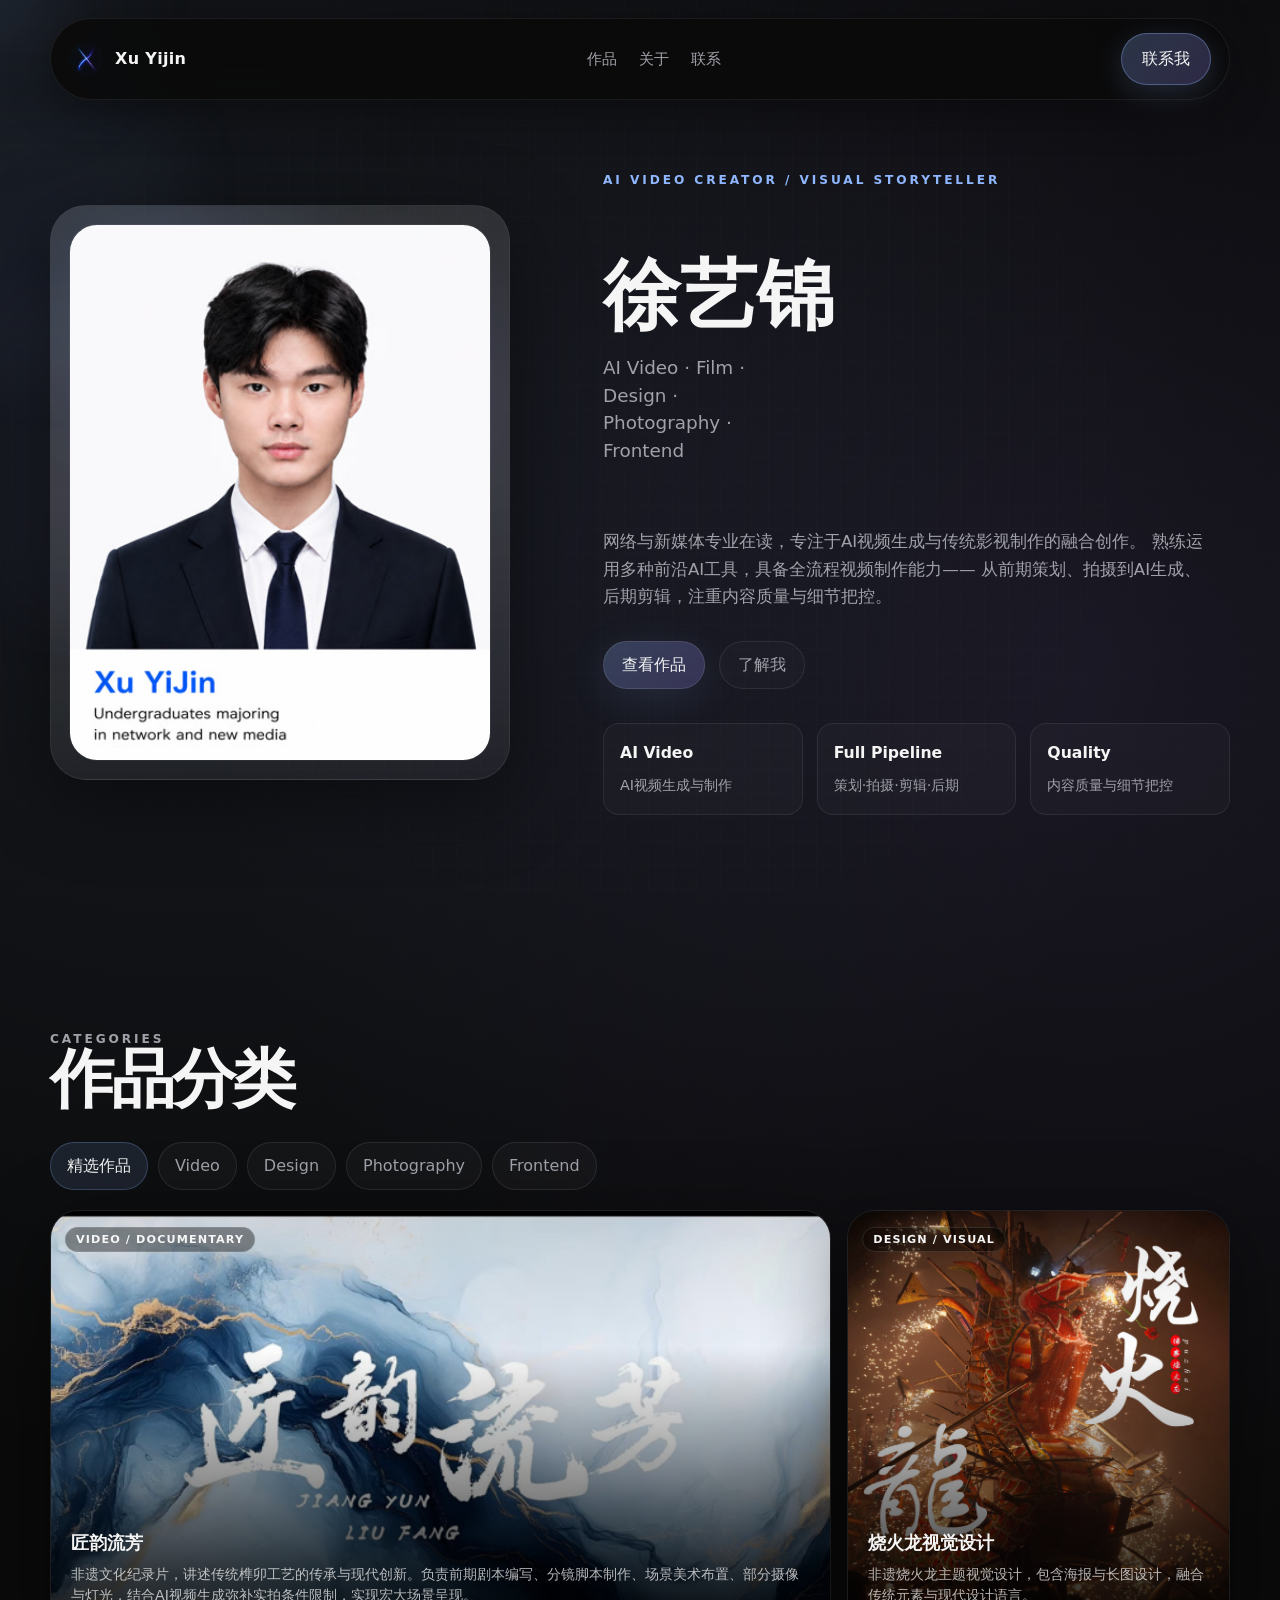
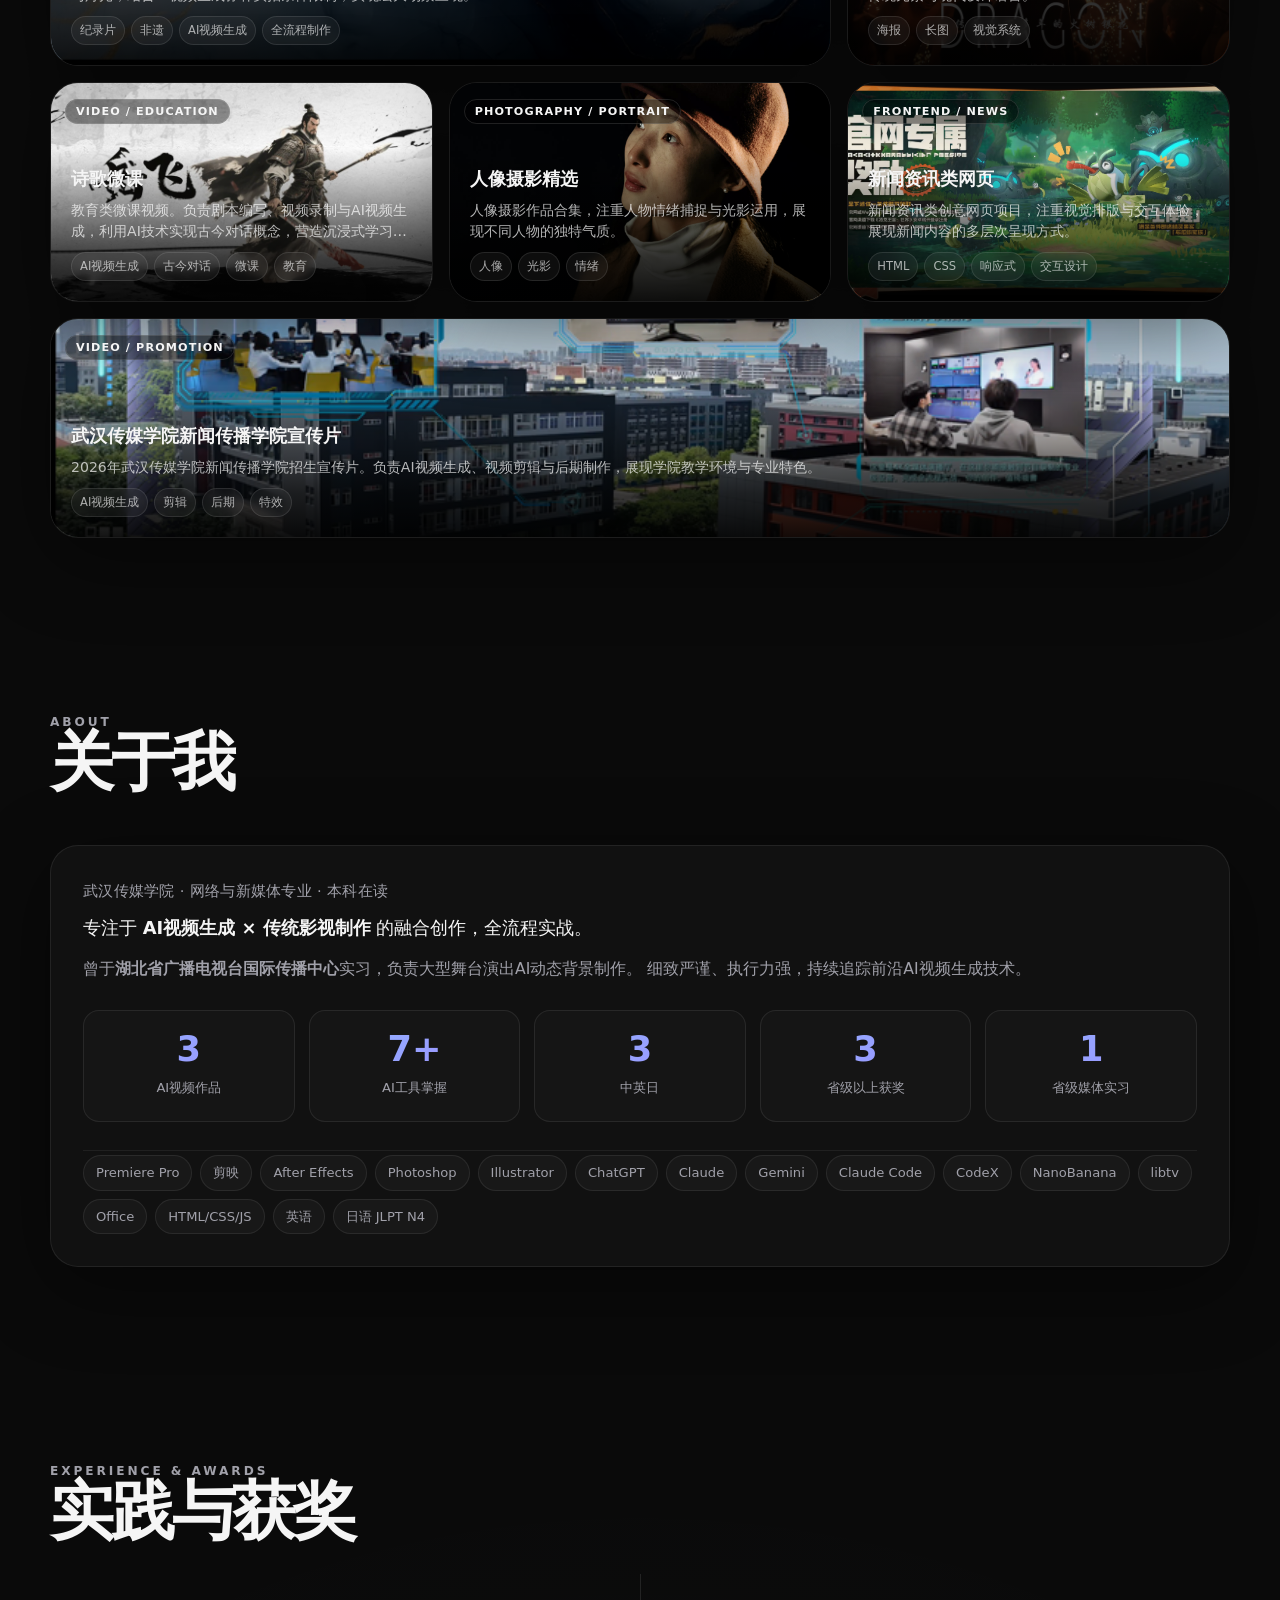
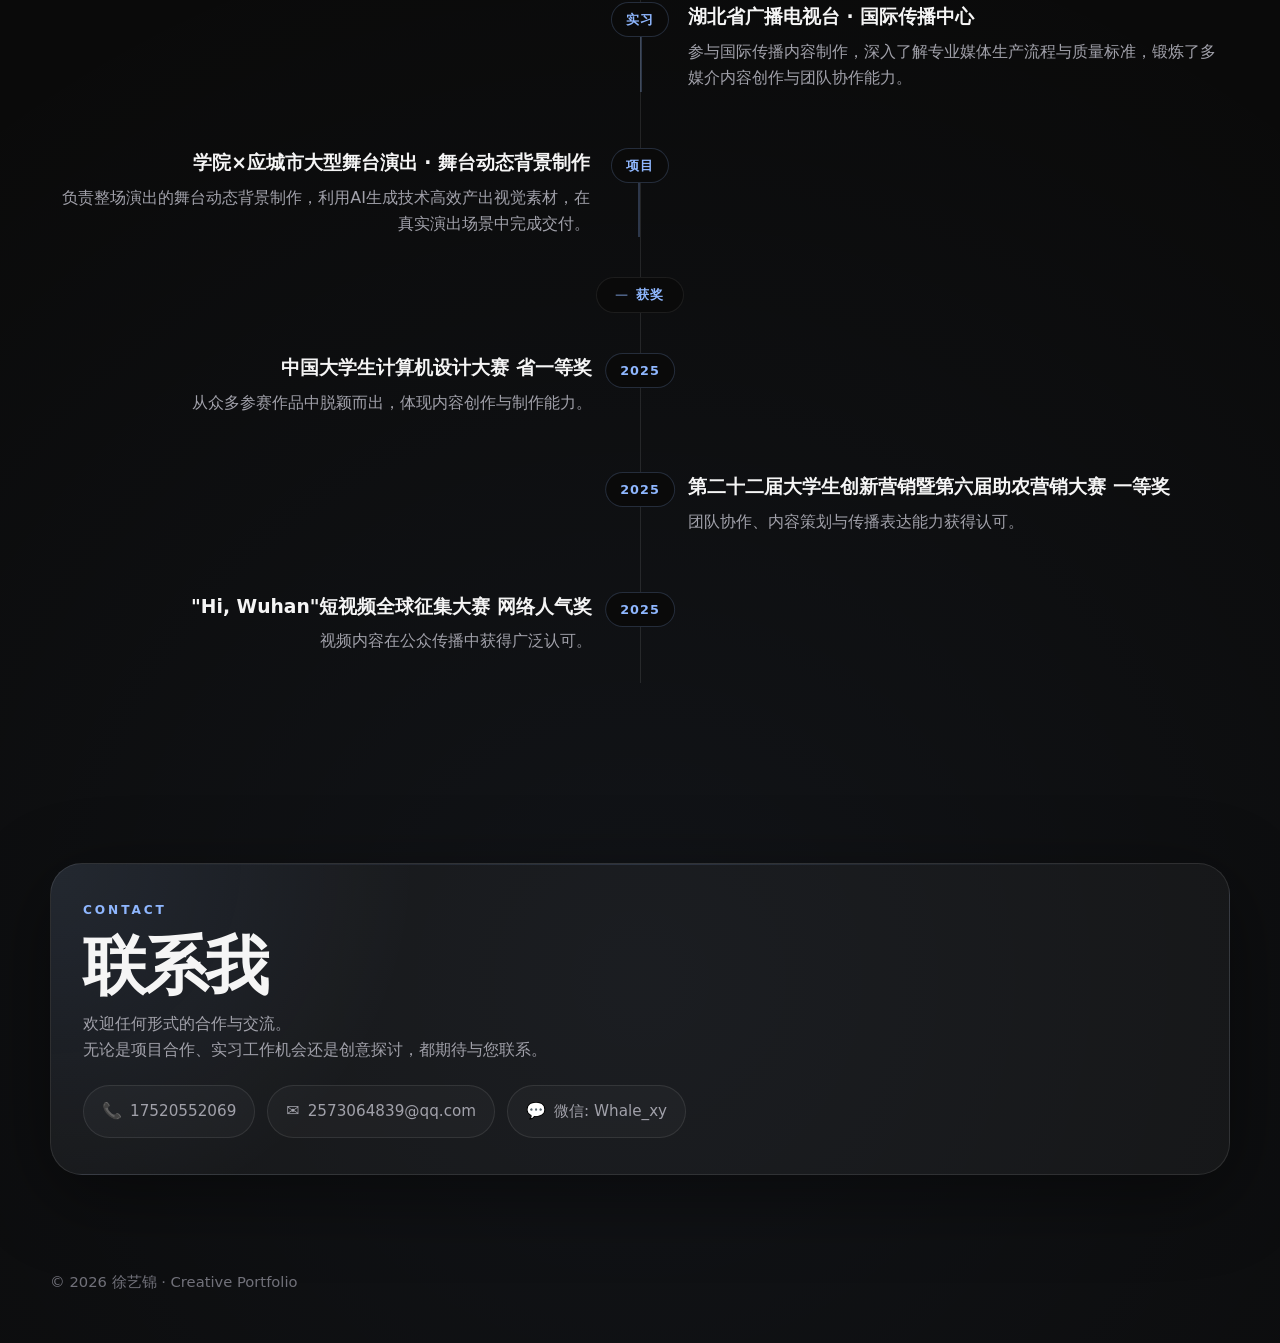
<file: index.html>
<!DOCTYPE html>
<html lang="zh-CN">
<head>
  <meta charset="UTF-8" />
  <meta name="viewport" content="width=device-width, initial-scale=1.0" />
  <title>徐艺锦 | AI Video Creator · 作品集</title>
  <meta name="description" content="徐艺锦的个人作品集：AI视频生成、影视制作、摄影设计与前端作品展示。网络与新媒体专业，擅长AI工具与传统拍摄结合的创意表达。" />
  <link rel="stylesheet" href="style.css" />
</head>
<body>
  <div class="noise"></div>
  <div class="cursor-glow" aria-hidden="true"></div>
  <div class="ambient ambient-a"></div>
  <div class="ambient ambient-b"></div>

  <div class="desktop-hint" id="desktopHint">
    <span>电脑端浏览效果更佳</span>
    <button onclick="document.getElementById('desktopHint').remove()">×</button>
  </div>

  <header class="nav">
    <a class="brand" href="#home" aria-label="徐艺锦 作品集首页">
      <img class="brand-logo" src="images/logo.png" alt="徐艺锦" />
      <span class="brand-text">Xu Yijin</span>
    </a>

    <button class="nav-toggle" aria-label="菜单" aria-expanded="false">
      <span></span><span></span><span></span>
    </button>

    <nav class="nav-links" aria-label="主导航">
      <a href="#categories">作品</a>
      <a href="#about">关于</a>
      <a href="#contact">联系</a>
    </nav>

    <a class="nav-cta" href="#contact">联系我</a>
  </header>

  <main>
    <section id="home" class="hero section">
      <div class="hero-portrait reveal">
        <div class="portrait-frame">
          <div class="portrait-scan"></div>
          <div class="portrait-core">
            <img class="portrait-photo" src="images/avatar.jpg" alt="徐艺锦" />
          </div>
        </div>
      </div>

      <div class="hero-copy reveal delay-1">
        <p class="eyebrow">AI Video Creator / Visual Storyteller</p>
        <h1>
          徐艺锦
          <span>AI Video · Film · Design · Photography · Frontend</span>
        </h1>
        <p class="lede">
          网络与新媒体专业在读，专注于AI视频生成与传统影视制作的融合创作。
          熟练运用多种前沿AI工具，具备全流程视频制作能力——
          从前期策划、拍摄到AI生成、后期剪辑，注重内容质量与细节把控。
        </p>

        <div class="hero-actions">
          <a class="button button-primary" href="#categories">查看作品</a>
          <a class="button button-ghost" href="#about">了解我</a>
        </div>

        <div class="hero-stats">
          <div>
            <strong>AI Video</strong>
            <span>AI视频生成与制作</span>
          </div>
          <div>
            <strong>Full Pipeline</strong>
            <span>策划·拍摄·剪辑·后期</span>
          </div>
          <div>
            <strong>Quality</strong>
            <span>内容质量与细节把控</span>
          </div>
        </div>
      </div>
    </section>

    <section id="categories" class="section categories">
      <div class="section-heading reveal">
        <p class="eyebrow">Categories</p>
        <h2>作品分类</h2>
      </div>

      <div class="filter-bar reveal" role="tablist" aria-label="作品筛选">
        <button class="filter-btn active" data-filter="featured" role="tab">精选作品</button>
        <button class="filter-btn" data-filter="video" role="tab">Video</button>
        <button class="filter-btn" data-filter="design" role="tab">Design</button>
        <button class="filter-btn" data-filter="photo" role="tab">Photography</button>
        <button class="filter-btn" data-filter="frontend" role="tab">Frontend</button>
      </div>

      <div class="portfolio-grid" id="portfolioGrid"></div>
    </section>

    <section class="section about" id="about">
      <div class="about-layout">
        <div class="section-heading reveal">
          <p class="eyebrow">About</p>
          <h2>关于我</h2>
        </div>

        <div class="about-card reveal delay-1">
          <p class="about-intro">
            武汉传媒学院 · 网络与新媒体专业 · 本科在读
          </p>
          <p class="about-highlight">
            专注于 <strong>AI视频生成 × 传统影视制作</strong> 的融合创作，全流程实战。
          </p>
          <p class="about-detail">
            曾于<strong>湖北省广播电视台国际传播中心</strong>实习，负责大型舞台演出AI动态背景制作。
            细致严谨、执行力强，持续追踪前沿AI视频生成技术。
          </p>

          <div class="stats-dash">
            <div class="stat-item">
              <strong>3</strong>
              <span>AI视频作品</span>
            </div>
            <div class="stat-item">
              <strong>7+</strong>
              <span>AI工具掌握</span>
            </div>
            <div class="stat-item">
              <strong>3</strong>
              <span>中英日</span>
            </div>
            <div class="stat-item">
              <strong>3</strong>
              <span>省级以上获奖</span>
            </div>
            <div class="stat-item">
              <strong>1</strong>
              <span>省级媒体实习</span>
            </div>
          </div>

          <div class="skill-cloud">
            <span>Premiere Pro</span><span>剪映</span><span>After Effects</span>
            <span>Photoshop</span><span>Illustrator</span>
            <span>ChatGPT</span><span>Claude</span><span>Gemini</span><span>Claude Code</span>
            <span>CodeX</span><span>NanoBanana</span><span>libtv</span>
            <span>Office</span><span>HTML/CSS/JS</span>
            <span>英语</span><span>日语 JLPT N4</span>
          </div>
        </div>
      </div>
    </section>

    <section class="section experience" id="experience">
      <div class="section-heading reveal">
        <p class="eyebrow">Experience & Awards</p>
        <h2>实践与获奖</h2>
      </div>

      <div class="timeline">
        <div class="timeline-item reveal">
          <span class="timeline-year">实习</span>
          <div>
            <h3>湖北省广播电视台 · 国际传播中心</h3>
            <p>参与国际传播内容制作，深入了解专业媒体生产流程与质量标准，锻炼了多媒介内容创作与团队协作能力。</p>
          </div>
        </div>

        <div class="timeline-item reveal delay-1">
          <span class="timeline-year">项目</span>
          <div>
            <h3>学院×应城市大型舞台演出 · 舞台动态背景制作</h3>
            <p>负责整场演出的舞台动态背景制作，利用AI生成技术高效产出视觉素材，在真实演出场景中完成交付。</p>
          </div>
        </div>

        <div class="timeline-divider reveal delay-1">
          <span>获奖</span>
        </div>

        <div class="timeline-item reveal delay-1">
          <span class="timeline-year">2025</span>
          <div>
            <h3>中国大学生计算机设计大赛 省一等奖</h3>
            <p>从众多参赛作品中脱颖而出，体现内容创作与制作能力。</p>
          </div>
        </div>

        <div class="timeline-item reveal delay-2">
          <span class="timeline-year">2025</span>
          <div>
            <h3>第二十二届大学生创新营销暨第六届助农营销大赛 一等奖</h3>
            <p>团队协作、内容策划与传播表达能力获得认可。</p>
          </div>
        </div>

        <div class="timeline-item reveal delay-2">
          <span class="timeline-year">2025</span>
          <div>
            <h3>"Hi, Wuhan"短视频全球征集大赛 网络人气奖</h3>
            <p>视频内容在公众传播中获得广泛认可。</p>
          </div>
        </div>
      </div>
    </section>

    <section class="section contact" id="contact">
      <div class="contact-box reveal">
        <p class="eyebrow">Contact</p>
        <h2>联系我</h2>
        <p class="contact-copy">
          欢迎任何形式的合作与交流。
          <br>无论是项目合作、实习工作机会还是创意探讨，都期待与您联系。
        </p>

        <div class="contact-links">
          <button class="contact-link-btn" data-copy="17520552069" data-label="电话">
            <span class="contact-link-icon">📞</span> 17520552069
          </button>
          <button class="contact-link-btn" data-copy="2573064839@qq.com" data-label="邮箱">
            <span class="contact-link-icon">✉️</span> 2573064839@qq.com
          </button>
          <button class="contact-link-btn" data-copy="Whale_xy" data-label="微信">
            <span class="contact-link-icon">💬</span> 微信: Whale_xy
          </button>
        </div>
      </div>
    </section>
  </main>

  <footer class="footer">
    <p>© 2026 徐艺锦 · Creative Portfolio</p>
  </footer>

  <nav class="bottom-nav" aria-label="移动端导航">
    <a href="#categories">
      <svg viewBox="0 0 24 24" fill="none" stroke="currentColor" stroke-width="1.8" stroke-linecap="round"><rect x="3" y="3" width="7" height="7" rx="1.5"/><rect x="14" y="3" width="7" height="7" rx="1.5"/><rect x="3" y="14" width="7" height="7" rx="1.5"/><rect x="14" y="14" width="7" height="7" rx="1.5"/></svg>
      <span>作品</span>
    </a>
    <a href="#about">
      <svg viewBox="0 0 24 24" fill="none" stroke="currentColor" stroke-width="1.8" stroke-linecap="round"><circle cx="12" cy="7" r="4"/><path d="M4 21c0-4.4 3.6-8 8-8s8 3.6 8 8"/></svg>
      <span>关于</span>
    </a>
    <a href="#experience">
      <svg viewBox="0 0 24 24" fill="none" stroke="currentColor" stroke-width="1.8" stroke-linecap="round" stroke-linejoin="round"><rect x="2" y="6" width="20" height="15" rx="2"/><path d="M8 6V4a2 2 0 0 1 2-2h4a2 2 0 0 1 2 2v2"/><line x1="12" y1="11" x2="12" y2="16"/><circle cx="12" cy="17.5" r="1" fill="currentColor" stroke="none"/></svg>
      <span>经历</span>
    </a>
    <a href="#contact">
      <svg viewBox="0 0 24 24" fill="none" stroke="currentColor" stroke-width="1.8" stroke-linecap="round"><rect x="2" y="3" width="20" height="14" rx="2"/><polyline points="2 8 12 14 22 8"/></svg>
      <span>联系</span>
    </a>
  </nav>

  <div class="modal" id="workModal" aria-hidden="true" role="dialog" aria-modal="true" aria-labelledby="modalTitle">
    <div class="modal-backdrop" data-close></div>
    <div class="modal-panel">
      <button class="modal-close" type="button" data-close aria-label="关闭弹窗">×</button>
      <div class="modal-visual" id="modalVisual"></div>
      <div class="modal-content">
        <p class="eyebrow" id="modalType">Work</p>
        <h3 id="modalTitle">标题</h3>
        <p id="modalDesc">说明</p>
        <ul class="modal-meta" id="modalMeta"></ul>
      </div>
    </div>
  </div>

  <script src="script.js"></script>
</body>
</html>
</file>
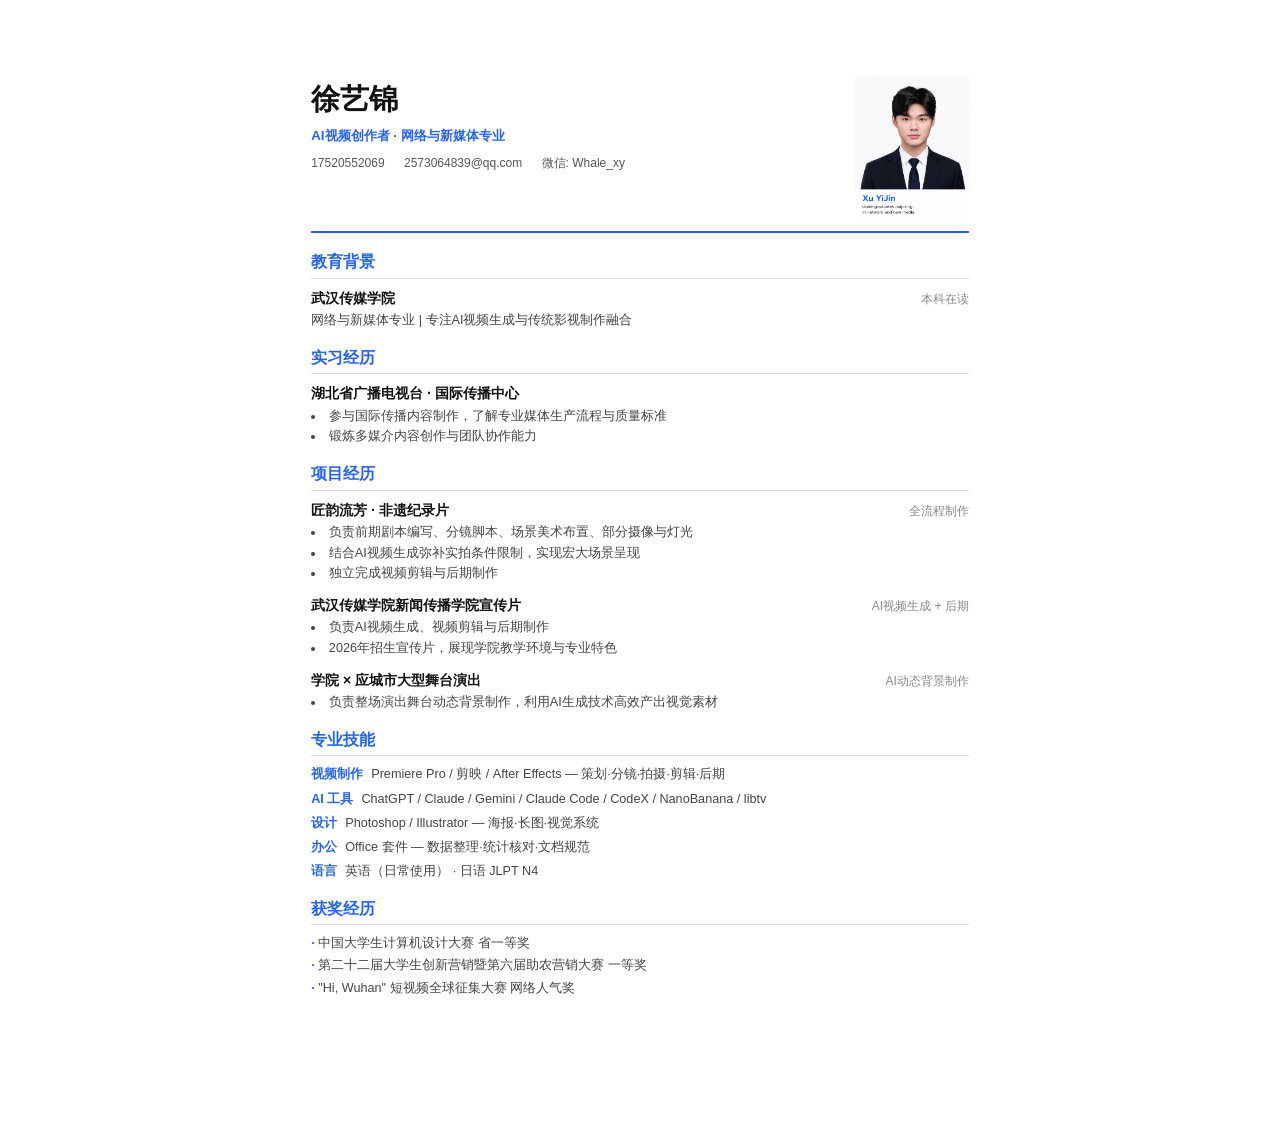
<file: resume.html>
<!DOCTYPE html>
<html lang="zh-CN">
<head>
<meta charset="UTF-8">
<meta name="viewport" content="width=device-width, initial-scale=1.0">
<title>徐艺锦 - 简历</title>
<style>
  @page { margin: 0; size: A4; }
  * { box-sizing: border-box; margin: 0; padding: 0; }
  body {
    width: 210mm; min-height: 297mm;
    margin: 0 auto; padding: 20mm 18mm;
    font-family: "PingFang SC", "Microsoft YaHei", "Helvetica Neue", Arial, sans-serif;
    font-size: 10.5pt; line-height: 1.6; color: #1a1a1a; background: #fff;
    -webkit-print-color-adjust: exact; print-color-adjust: exact;
  }
  .header {
    display: flex; justify-content: space-between; align-items: flex-start;
    padding-bottom: 12px; border-bottom: 2px solid #2563eb; margin-bottom: 16px;
  }
  .header-left h1 { font-size: 22pt; font-weight: 700; color: #111; }
  .header-left .sub { font-size: 10pt; color: #2563eb; font-weight: 600; margin-top: 2px; }
  .header-left .contact { font-size: 9pt; color: #555; margin-top: 8px; }
  .header-left .contact span { margin-right: 16px; }
  .header-photo { width: 30mm; height: 38mm; border-radius: 4px; overflow: hidden; flex-shrink: 0; margin-left: 20px; }
  .header-photo img { width: 100%; height: 100%; object-fit: cover; object-position: center 25%; }
  .section { margin-bottom: 14px; }
  .section-title { font-size: 12pt; font-weight: 700; color: #2563eb; border-bottom: 0.5px solid #ddd; padding-bottom: 3px; margin-bottom: 8px; }
  .exp-item { margin-bottom: 10px; }
  .exp-head { display: flex; justify-content: space-between; align-items: baseline; margin-bottom: 2px; }
  .exp-head strong { font-size: 10.5pt; color: #111; }
  .exp-head span { font-size: 9pt; color: #888; }
  .exp-desc { font-size: 9.5pt; color: #444; line-height: 1.55; }
  .exp-desc li { margin-bottom: 1px; list-style: disc inside; }
  .skill-row { margin-bottom: 4px; font-size: 9.5pt; }
  .skill-label { color: #2563eb; font-weight: 600; margin-right: 8px; }
  .skill-text { color: #444; }
  .award-list { font-size: 9.5pt; color: #444; }
  .award-list li { margin-bottom: 2px; list-style: none; }
  .award-list li::before { content: "· "; color: #2563eb; font-weight: 700; }
</style>
</head>
<body>

<div class="header">
  <div class="header-left">
    <h1>徐艺锦</h1>
    <div class="sub">AI视频创作者 · 网络与新媒体专业</div>
    <div class="contact">
      <span>17520552069</span>
      <span>2573064839@qq.com</span>
      <span>微信: Whale_xy</span>
    </div>
  </div>
  <div class="header-photo">
    <img src="images/avatar.jpg" alt="徐艺锦">
  </div>
</div>

<div class="section">
  <div class="section-title">教育背景</div>
  <div class="exp-item">
    <div class="exp-head"><strong>武汉传媒学院</strong><span>本科在读</span></div>
    <div class="exp-desc">网络与新媒体专业 | 专注AI视频生成与传统影视制作融合</div>
  </div>
</div>

<div class="section">
  <div class="section-title">实习经历</div>
  <div class="exp-item">
    <div class="exp-head"><strong>湖北省广播电视台 · 国际传播中心</strong></div>
    <div class="exp-desc">
      <li>参与国际传播内容制作，了解专业媒体生产流程与质量标准</li>
      <li>锻炼多媒介内容创作与团队协作能力</li>
    </div>
  </div>
</div>

<div class="section">
  <div class="section-title">项目经历</div>
  <div class="exp-item">
    <div class="exp-head"><strong>匠韵流芳 · 非遗纪录片</strong><span>全流程制作</span></div>
    <div class="exp-desc">
      <li>负责前期剧本编写、分镜脚本、场景美术布置、部分摄像与灯光</li>
      <li>结合AI视频生成弥补实拍条件限制，实现宏大场景呈现</li>
      <li>独立完成视频剪辑与后期制作</li>
    </div>
  </div>
  <div class="exp-item">
    <div class="exp-head"><strong>武汉传媒学院新闻传播学院宣传片</strong><span>AI视频生成 + 后期</span></div>
    <div class="exp-desc">
      <li>负责AI视频生成、视频剪辑与后期制作</li>
      <li>2026年招生宣传片，展现学院教学环境与专业特色</li>
    </div>
  </div>
  <div class="exp-item">
    <div class="exp-head"><strong>学院 × 应城市大型舞台演出</strong><span>AI动态背景制作</span></div>
    <div class="exp-desc">
      <li>负责整场演出舞台动态背景制作，利用AI生成技术高效产出视觉素材</li>
    </div>
  </div>
</div>

<div class="section">
  <div class="section-title">专业技能</div>
  <div class="skill-row"><span class="skill-label">视频制作</span><span class="skill-text">Premiere Pro / 剪映 / After Effects — 策划·分镜·拍摄·剪辑·后期</span></div>
  <div class="skill-row"><span class="skill-label">AI 工具</span><span class="skill-text">ChatGPT / Claude / Gemini / Claude Code / CodeX / NanoBanana / libtv</span></div>
  <div class="skill-row"><span class="skill-label">设计</span><span class="skill-text">Photoshop / Illustrator — 海报·长图·视觉系统</span></div>
  <div class="skill-row"><span class="skill-label">办公</span><span class="skill-text">Office 套件 — 数据整理·统计核对·文档规范</span></div>
  <div class="skill-row"><span class="skill-label">语言</span><span class="skill-text">英语（日常使用） · 日语 JLPT N4</span></div>
</div>

<div class="section">
  <div class="section-title">获奖经历</div>
  <ul class="award-list">
    <li>中国大学生计算机设计大赛 省一等奖</li>
    <li>第二十二届大学生创新营销暨第六届助农营销大赛 一等奖</li>
    <li>"Hi, Wuhan" 短视频全球征集大赛 网络人气奖</li>
  </ul>
</div>

</body>
</html>
</file>
<file: style.css>
:root {
  --bg: #0a0a0a;
  --bg-soft: #111111;
  --panel: rgba(17, 17, 17, 0.7);
  --line: rgba(255, 255, 255, 0.08);
  --text: #f5f5f5;
  --muted: #a1a1aa;
  --muted-2: #71717a;
  --accent: #8fb7ff;
  --accent-2: #9f8bff;
  --radius-xl: 28px;
  --radius-lg: 22px;
  --radius-md: 16px;
  --shadow: 0 20px 80px rgba(0, 0, 0, 0.45);
  --container: min(1180px, calc(100vw - 40px));
}

* { box-sizing: border-box; }
html { scroll-behavior: smooth; scroll-padding-top: 90px; }
body {
  margin: 0;
  background:
    radial-gradient(circle at 15% 10%, rgba(143, 183, 255, 0.09), transparent 24%),
    radial-gradient(circle at 85% 15%, rgba(159, 139, 255, 0.10), transparent 22%),
    radial-gradient(circle at 50% 92%, rgba(143, 183, 255, 0.06), transparent 26%),
    var(--bg);
  color: var(--text);
  font-family: Inter, "HarmonyOS Sans", "PingFang SC", "Hiragino Sans GB", "Microsoft YaHei", system-ui, sans-serif;
  line-height: 1.65;
  overflow-x: hidden;
}

a { color: inherit; text-decoration: none; }
button, input, textarea { font: inherit; }

::selection {
  background: rgba(143, 183, 255, 0.22);
  color: var(--text);
}

.noise,
.ambient,
.cursor-glow {
  pointer-events: none;
  position: fixed;
  inset: 0;
  z-index: 0;
}

.noise {
  opacity: 0.06;
  mix-blend-mode: screen;
  background-image:
    linear-gradient(rgba(255,255,255,.08) 1px, transparent 1px),
    linear-gradient(90deg, rgba(255,255,255,.08) 1px, transparent 1px);
  background-size: 24px 24px;
  mask-image: radial-gradient(circle at center, black 55%, transparent 100%);
  animation: noiseShift 14s linear infinite;
}

@keyframes noiseShift {
  from { transform: translate3d(0,0,0); }
  to { transform: translate3d(-24px,-24px,0); }
}

.cursor-glow {
  width: 420px;
  height: 420px;
  border-radius: 50%;
  background: radial-gradient(circle, rgba(143, 183, 255, 0.14), rgba(143, 183, 255, 0.03) 35%, transparent 70%);
  filter: blur(14px);
  transform: translate(-50%, -50%);
  opacity: 0.8;
  z-index: 0;
}

.ambient {
  filter: blur(42px);
  opacity: 0.45;
  z-index: 0;
}

.ambient-a {
  top: 110px;
  left: -80px;
  width: 260px;
  height: 260px;
  background: rgba(143, 183, 255, 0.12);
}
.ambient-b {
  right: -100px;
  top: 300px;
  width: 320px;
  height: 320px;
  background: rgba(159, 139, 255, 0.10);
}

.nav,
.section,
.footer {
  position: relative;
  z-index: 1;
}

.nav {
  position: fixed;
  top: 18px;
  left: 50%;
  transform: translateX(-50%);
  z-index: 100;
  display: flex;
  align-items: center;
  justify-content: space-between;
  gap: 20px;
  width: var(--container);
  padding: 14px 18px;
  border: 1px solid rgba(255, 255, 255, 0.07);
  border-radius: 999px;
  background: rgba(10, 10, 10, 0.85);
  backdrop-filter: blur(24px);
  -webkit-backdrop-filter: blur(24px);
  box-shadow: 0 12px 40px rgba(0,0,0,0.35);
}

@media (max-width: 820px) {
  .nav {
    position: relative;
    top: 0;
    left: 0;
    transform: none;
    width: 100%;
    border-radius: 0;
    padding: 16px 20px;
    justify-content: flex-start;
    background: transparent;
    border: none;
    box-shadow: none;
    backdrop-filter: none;
    -webkit-backdrop-filter: none;
  }
}

.brand {
  display: inline-flex;
  align-items: center;
  gap: 12px;
  font-weight: 600;
  letter-spacing: 0.02em;
}
.brand-logo {
  width: 34px;
  height: 34px;
  border-radius: 999px;
  object-fit: cover;
}
.brand-text { color: var(--text); }

.nav-links {
  display: flex;
  align-items: center;
  gap: 22px;
  color: var(--muted);
  font-size: 0.95rem;
}
.nav-links a,
.nav-cta {
  transition: transform .25s ease, color .25s ease, opacity .25s ease;
}
.nav-links a:hover,
.nav-cta:hover,
.button:hover {
  color: var(--text);
  transform: translateY(-1px);
}
.nav-cta {
  display: inline-flex;
  align-items: center;
  justify-content: center;
  padding: 12px 20px;
  border-radius: 999px;
  border: 1px solid rgba(143, 183, 255, 0.35);
  color: var(--text);
  background: linear-gradient(135deg, rgba(143,183,255,0.26), rgba(159,139,255,0.24));
  box-shadow: 0 8px 30px rgba(143,183,255,0.18);
  font-weight: 500;
}

/* Hamburger */
.nav-toggle {
  display: none;
  flex-direction: column;
  justify-content: center;
  gap: 5px;
  width: 36px;
  height: 36px;
  padding: 6px;
  border: none;
  background: transparent;
  cursor: pointer;
  z-index: 101;
}

.nav-toggle span {
  display: block;
  width: 100%;
  height: 2px;
  background: var(--text);
  border-radius: 2px;
  transition: transform .3s ease, opacity .3s ease;
}

.nav-open .nav-toggle span:nth-child(1) {
  transform: translateY(7px) rotate(45deg);
}

.nav-open .nav-toggle span:nth-child(2) {
  opacity: 0;
}

.nav-open .nav-toggle span:nth-child(3) {
  transform: translateY(-7px) rotate(-45deg);
}

.section {
  width: var(--container);
  margin: 0 auto;
  padding: 96px 0;
}

@media (max-width: 820px) {
  .section {
    padding: 56px 0;
  }
}

.hero {
  min-height: calc(100vh - 94px);
  padding-bottom: 120px;
  display: grid;
  grid-template-columns: 0.9fr 1.1fr;
  align-items: center;
  gap: 40px;
  padding-top: 170px;
}

@media (max-width: 820px) {
  .hero {
    padding-top: 160px !important;
    padding-bottom: 56px;
    gap: 24px;
  }
}

.hero-copy {
  max-width: 650px;
}

.eyebrow {
  margin: 0 0 16px;
  color: var(--accent);
  text-transform: uppercase;
  letter-spacing: 0.24em;
  font-size: 0.76rem;
  font-weight: 700;
}

.section-heading h2,
.contact-box h2 {
  margin: 0;
  line-height: 0.95;
  letter-spacing: -0.05em;
  font-weight: 700;
}

.hero h1 {
  font-size: clamp(3rem, 6vw, 5rem);
  max-width: 10ch;
  line-height: 1.1;
}
.hero h1 span {
  display: block;
  margin-top: 16px;
  max-width: 16ch;
  font-size: clamp(0.95rem, 1.8vw, 1.15rem);
  line-height: 1.5;
  color: var(--muted);
  letter-spacing: 0;
  font-weight: 500;
}

.lede {
  max-width: 58ch;
  margin: 24px 0 0;
  color: var(--muted);
  font-size: 1.04rem;
}

.hero-actions {
  display: flex;
  align-items: center;
  gap: 14px;
  margin-top: 30px;
  flex-wrap: wrap;
}

.button {
  display: inline-flex;
  align-items: center;
  justify-content: center;
  min-height: 48px;
  padding: 0 18px;
  border-radius: 999px;
  border: 1px solid transparent;
  transition: transform .25s ease, background .25s ease, border-color .25s ease, color .25s ease, box-shadow .25s ease;
  will-change: transform;
}
.button-primary {
  background: linear-gradient(135deg, rgba(143,183,255,0.26), rgba(159,139,255,0.24));
  color: var(--text);
  border-color: rgba(255,255,255,0.10);
  box-shadow: 0 10px 40px rgba(143,183,255,0.12);
}
.button-ghost {
  background: rgba(255,255,255,0.02);
  color: var(--muted);
  border-color: rgba(255,255,255,0.08);
}
.button-ghost:hover {
  background: rgba(255,255,255,0.06);
  color: var(--text);
  border-color: rgba(255,255,255,0.18);
}

.hero-stats {
  display: grid;
  grid-template-columns: repeat(3, minmax(0, 1fr));
  gap: 14px;
  margin-top: 34px;
}
.hero-stats > div {
  padding: 16px;
  border-radius: var(--radius-md);
  border: 1px solid var(--line);
  background: rgba(255,255,255,0.025);
}
.hero-stats strong {
  display: block;
  margin-bottom: 6px;
  font-size: 0.98rem;
}
.hero-stats span {
  color: var(--muted);
  font-size: 0.9rem;
}

.hero-portrait {
  display: flex;
  justify-content: flex-start;
}

.portrait-frame {
  position: relative;
  width: min(100%, 460px);
  aspect-ratio: 4 / 5;
  padding: 18px;
  border-radius: 36px;
  background:
    linear-gradient(160deg, rgba(255,255,255,0.08), rgba(255,255,255,0.02)),
    rgba(255,255,255,0.03);
  border: 1px solid rgba(255,255,255,0.08);
  box-shadow: var(--shadow);
  overflow: hidden;
  transform: translateZ(0);
}
.portrait-frame::before {
  content: "";
  position: absolute;
  inset: 0;
  background:
    radial-gradient(circle at 30% 20%, rgba(143,183,255,0.18), transparent 36%),
    radial-gradient(circle at 72% 30%, rgba(159,139,255,0.18), transparent 32%),
    linear-gradient(180deg, rgba(255,255,255,0.03), transparent 55%);
  opacity: 0.9;
}
.portrait-scan {
  position: absolute;
  inset: 0;
  background: linear-gradient(180deg, transparent, rgba(255,255,255,0.08), transparent);
  animation: scan 5.8s linear infinite;
  mix-blend-mode: screen;
}
@keyframes scan {
  from { transform: translateY(-45%); }
  to { transform: translateY(145%); }
}
.portrait-core {
  position: relative;
  z-index: 1;
  height: 100%;
  border-radius: 28px;
  border: 1px solid rgba(255,255,255,0.06);
  overflow: hidden;
}
.portrait-photo {
  width: 100%;
  height: 100%;
  object-fit: cover;
  object-position: center 25%;
  display: block;
}

.section-heading {
  max-width: 760px;
  margin-bottom: 32px;
}
.section-heading h2,
.contact-box h2 {
  font-size: clamp(2.2rem, 5vw, 4rem);
}
.section-heading p {
  max-width: 62ch;
  margin: 14px 0 0;
  color: var(--muted);
}

.timeline-item h3 {
  margin: 0;
}
.timeline-item p {
  margin: 6px 0 0;
  color: var(--muted);
}

.filter-bar {
  display: flex;
  gap: 10px;
  flex-wrap: wrap;
  margin-bottom: 20px;
}
.filter-btn {
  appearance: none;
  border: 1px solid rgba(255,255,255,0.09);
  background: rgba(255,255,255,0.03);
  color: var(--muted);
  border-radius: 999px;
  padding: 10px 16px;
  cursor: pointer;
  transition: all .25s ease;
}
.filter-btn:hover,
.filter-btn.active {
  color: var(--text);
  background: rgba(143,183,255,0.12);
  border-color: rgba(143,183,255,0.24);
}

.portfolio-grid {
  display: grid;
  grid-template-columns: repeat(3, 1fr);
  grid-auto-rows: minmax(220px, auto);
  gap: 16px;
}

@media (max-width: 820px) {
  .portfolio-grid {
    grid-template-columns: 1fr;
    grid-auto-rows: auto;
  }
}

.portfolio-item {
  position: relative;
  min-height: 220px;
  border-radius: var(--radius-xl);
  border: 1px solid rgba(255,255,255,0.08);
  overflow: hidden;
  cursor: pointer;
  box-shadow: var(--shadow);
  transition: transform .35s ease, border-color .35s ease;
  display: flex;
  flex-direction: column;
  justify-content: flex-end;
}

@media (max-width: 820px) {
  .portfolio-item {
    grid-column: auto !important;
    grid-row: auto !important;
  }
}

.portfolio-item:hover {
  transform: translateY(-2px);
  border-color: rgba(143,183,255,0.22);
}

.portfolio-item.hidden {
  opacity: 0;
  pointer-events: none;
  transform: scale(0.98);
}

.portfolio-visual {
  position: absolute;
  inset: 0;
  background-size: cover;
  background-position: center;
}

.portfolio-visual::after {
  content: "";
  position: absolute;
  inset: 0;
  background: linear-gradient(
    180deg,
    rgba(0,0,0,0.1) 0%,
    rgba(0,0,0,0.0) 30%,
    rgba(0,0,0,0.75) 80%,
    rgba(0,0,0,0.92) 100%
  );
}

.visual-heading {
  position: absolute;
  top: 14px;
  left: 14px;
  z-index: 2;
}

.visual-heading strong {
  font-size: 0.7rem;
  letter-spacing: 0.1em;
  text-transform: uppercase;
  padding: 5px 10px;
  border-radius: 999px;
  border: 1px solid rgba(255,255,255,0.12);
  background: rgba(0,0,0,0.4);
  backdrop-filter: blur(6px);
  color: var(--text);
}

.portfolio-content {
  position: relative;
  z-index: 2;
  padding: 20px;
}

@media (max-width: 820px) {
  .portfolio-content {
    padding: 16px;
  }
  .portfolio-content p {
    display: none;
  }
}

.portfolio-content h3 {
  margin: 0;
  font-size: 1.1rem;
  font-weight: 600;
}

.portfolio-content p {
  margin: 6px 0 0;
  color: rgba(255,255,255,0.7);
  font-size: 0.88rem;
  line-height: 1.5;
  display: -webkit-box;
  -webkit-line-clamp: 2;
  line-clamp: 2;
  -webkit-box-orient: vertical;
  overflow: hidden;
}

.portfolio-tags {
  display: flex;
  gap: 6px;
  flex-wrap: wrap;
  margin-top: 10px;
}

.tag {
  font-size: 0.72rem;
  color: rgba(255,255,255,0.65);
  padding: 4px 8px;
  border-radius: 999px;
  border: 1px solid rgba(255,255,255,0.10);
  background: rgba(255,255,255,0.05);
  backdrop-filter: blur(4px);
}

.about-layout {
  display: grid;
  grid-template-columns: 1fr;
  gap: 20px;
}
.about-card {
  padding: 32px;
  border-radius: var(--radius-xl);
  border: 1px solid rgba(255,255,255,0.08);
  background: rgba(255,255,255,0.03);
  box-shadow: var(--shadow);
}
.about-card p {
  margin: 0;
  line-height: 1.7;
}
.about-intro {
  color: var(--muted);
  font-size: 0.92rem;
  letter-spacing: 0.02em;
}
.about-highlight {
  color: var(--text);
  font-size: 1.12rem;
  font-weight: 500;
  margin: 10px 0 12px !important;
}
.about-detail {
  color: var(--muted);
  font-size: 0.98rem;
}
.stats-dash {
  display: grid;
  grid-template-columns: repeat(5, 1fr);
  gap: 14px;
  margin: 28px 0;
}

@media (max-width: 820px) {
  .stats-dash {
    grid-template-columns: repeat(3, 1fr);
  }
}

@media (max-width: 560px) {
  .stats-dash {
    grid-template-columns: repeat(2, 1fr);
  }
}

.stat-item {
  text-align: center;
  padding: 20px 12px;
  border-radius: var(--radius-md);
  border: 1px solid rgba(255,255,255,0.08);
  background: rgba(255,255,255,0.02);
}

.stat-item strong {
  display: block;
  font-size: clamp(1.6rem, 3vw, 2.2rem);
  font-weight: 700;
  color: var(--text);
  line-height: 1;
  margin-bottom: 8px;
  background: linear-gradient(135deg, var(--accent), var(--accent-2));
  -webkit-background-clip: text;
  -webkit-text-fill-color: transparent;
  background-clip: text;
}

.stat-item span {
  color: var(--muted);
  font-size: 0.82rem;
}

.skill-cloud {
  display: flex;
  flex-wrap: wrap;
  gap: 8px;
  padding-top: 4px;
  border-top: 1px solid rgba(255,255,255,0.06);
}

.skill-cloud span {
  padding: 6px 12px;
  border-radius: 999px;
  border: 1px solid rgba(255,255,255,0.08);
  background: rgba(255,255,255,0.03);
  color: var(--muted);
  font-size: 0.82rem;
  transition: border-color .25s ease, color .25s ease;
}

.skill-cloud span:hover {
  border-color: rgba(143,183,255,0.25);
  color: var(--text);
}

.timeline {
  position: relative;
}
.timeline::before {
  content: "";
  position: absolute;
  left: 50%;
  top: 0;
  bottom: 0;
  width: 1px;
  background: rgba(255,255,255,0.10);
}
.timeline-item {
  display: grid;
  grid-template-columns: 1fr 1fr;
  gap: 0;
  padding: 28px 0;
  border: none;
  align-items: start;
}
.timeline-item > div {
  grid-column: 2;
  padding-left: 48px;
}
.timeline-item:nth-child(1) > div,
.timeline-item:nth-child(2) > div {
  border-left: 2px solid rgba(143, 183, 255, 0.25);
  padding-left: 46px;
}
.timeline-item:nth-child(2) > div {
  border-left: none;
  border-right: 2px solid rgba(143, 183, 255, 0.25);
  padding-left: 0;
  padding-right: 46px;
}
.timeline-item:nth-child(even) > div {
  grid-column: 1;
  grid-row: 1;
  padding-left: 0;
  padding-right: 48px;
  text-align: right;
}
.timeline-year {
  position: absolute;
  left: 50%;
  transform: translateX(-50%);
  padding: 6px 14px;
  border-radius: 999px;
  border: 1px solid rgba(143,183,255,0.20);
  background: var(--bg);
  color: var(--accent);
  font-weight: 700;
  font-size: 0.8rem;
  letter-spacing: 0.08em;
  white-space: nowrap;
  z-index: 1;
}
.timeline-divider {
  position: relative;
  padding: 12px 0;
  text-align: center;
  color: var(--accent);
  font-size: 0.82rem;
  font-weight: 600;
  letter-spacing: 0.12em;
  text-transform: uppercase;
}
.categories { padding: 80px 0; }
.about { padding: 80px 0; }
.experience { padding: 100px 0; }
.contact { padding: 80px 0; }

.timeline-divider span {
  position: relative;
  display: inline-block;
  padding: 6px 18px;
  border-radius: 999px;
  border: 1px solid rgba(255,255,255,0.08);
  background: var(--bg);
  z-index: 1;
}
.timeline-divider span::before {
  content: "— ";
  opacity: 0.5;
}

.contact-box {
  padding: 36px 32px;
  border-radius: 32px;
  border: 1px solid rgba(255,255,255,0.10);
  background:
    radial-gradient(circle at top left, rgba(143,183,255,0.10), transparent 30%),
    rgba(255,255,255,0.04);
  box-shadow: var(--shadow);
  position: relative;
}
.contact-box::before {
  content: "";
  position: absolute;
  top: 0;
  left: 32px;
  right: 32px;
  height: 1px;
  background: linear-gradient(90deg, transparent, rgba(143,183,255,0.15), transparent);
}
.contact-copy {
  max-width: 58ch;
  margin: 14px 0 0;
  color: var(--muted);
}
.contact-links {
  display: flex;
  gap: 12px;
  flex-wrap: wrap;
  margin-top: 22px;
}
.contact-link-btn {
  display: inline-flex;
  align-items: center;
  gap: 8px;
  padding: 12px 18px;
  border-radius: 999px;
  border: 1px solid rgba(255,255,255,0.09);
  background: rgba(255,255,255,0.03);
  color: var(--muted);
  cursor: pointer;
  font-size: 0.95rem;
  transition: transform .25s ease, color .25s ease, border-color .25s ease, background .25s ease;
}

.contact-link-btn:hover {
  color: var(--text);
  transform: translateY(-1px);
  border-color: rgba(143,183,255,0.3);
  background: rgba(143,183,255,0.08);
}

.contact-link-btn.copied {
  color: #6ee7b7;
  border-color: rgba(110, 231, 183, 0.3);
  background: rgba(110, 231, 183, 0.08);
}

.contact-link-icon {
  font-size: 1rem;
}

.footer {
  width: var(--container);
  margin: 0 auto;
  padding: 0 0 34px;
  color: var(--muted-2);
  font-size: 0.92rem;
}

.desktop-hint { display: none; }

@media (max-width: 820px) {
  .desktop-hint {
    display: flex;
    position: fixed;
    bottom: 100px;
    left: 50%;
    transform: translateX(-50%);
    z-index: 99;
    align-items: center;
    gap: 10px;
    padding: 8px 16px;
    border-radius: 999px;
    background: rgba(30, 30, 30, 0.9);
    backdrop-filter: blur(12px);
    border: 1px solid rgba(255, 255, 255, 0.1);
    color: var(--muted);
    font-size: 0.78rem;
    white-space: nowrap;
    animation: hintFadeIn 0.5s ease 1s both;
  }
  .desktop-hint span { opacity: 0.85; }
  .desktop-hint button {
    background: none;
    border: none;
    color: var(--muted);
    font-size: 1.1rem;
    cursor: pointer;
    padding: 0;
    line-height: 1;
    opacity: 0.5;
  }
  @keyframes hintFadeIn {
    from { opacity: 0; transform: translateX(-50%) translateY(10px); }
    to { opacity: 1; transform: translateX(-50%) translateY(0); }
  }
}

.bottom-nav { display: none; }

@media (max-width: 820px) {
  .bottom-nav {
    display: flex;
    position: fixed;
    bottom: 12px;
    left: 12px; right: 12px;
    z-index: 100;
    justify-content: space-around;
    align-items: center;
    padding: 8px 4px calc(8px + env(safe-area-inset-bottom, 0px));
    background: rgba(18, 18, 18, 0.92);
    backdrop-filter: blur(24px);
    -webkit-backdrop-filter: blur(24px);
    border: 1px solid rgba(255, 255, 255, 0.10);
    border-radius: 20px;
    box-shadow: 0 8px 32px rgba(0, 0, 0, 0.5);
  }
  .bottom-nav a {
    display: flex;
    flex-direction: column;
    align-items: center;
    gap: 3px;
    padding: 6px 16px;
    color: var(--muted);
    font-size: 0.68rem;
    font-weight: 500;
    text-decoration: none;
    transition: color .25s ease;
    min-width: 56px;
  }
  .bottom-nav a:active { color: var(--accent); }
  .bottom-nav svg {
    width: 24px; height: 24px;
    transition: transform .25s ease, color .25s ease;
  }
  .footer { padding-bottom: 110px; }
}

.reveal {
  opacity: 1;
  transform: none;
}
.reveal.visible {
  opacity: 1;
  transform: none;
}
.delay-1 { transition-delay: .12s; }
.delay-2 { transition-delay: .24s; }
.delay-3 { transition-delay: .36s; }

.modal {
  position: fixed;
  inset: 0;
  z-index: 100;
  display: none;
}
.modal.open { display: block; }
.modal-backdrop {
  position: absolute;
  inset: 0;
  background: rgba(0,0,0,.72);
  backdrop-filter: blur(10px);
}
.modal-panel {
  position: relative;
  width: min(980px, calc(100vw - 24px));
  margin: 5vh auto 0;
  border-radius: 28px;
  border: 1px solid rgba(255,255,255,0.10);
  background: rgba(12,12,12,0.92);
  box-shadow: 0 40px 120px rgba(0,0,0,0.55);
}
.modal-close {
  position: absolute;
  top: 14px;
  right: 16px;
  z-index: 100;
  width: 42px;
  height: 42px;
  border-radius: 999px;
  border: 1px solid rgba(255,255,255,0.08);
  background: rgba(255,255,255,0.04);
  color: var(--text);
  cursor: pointer;
  font-size: 1.5rem;
}
.modal-visual {
  min-height: 380px;
  padding: 22px;
  display: flex;
  align-items: center;
  justify-content: center;
  position: relative;
}
.modal-visual::after {
  content: "";
  position: absolute;
  inset: 0;
  background-image:
    linear-gradient(rgba(255,255,255,0.05) 1px, transparent 1px),
    linear-gradient(90deg, rgba(255,255,255,0.05) 1px, transparent 1px);
  background-size: 28px 28px;
  opacity: .28;
  mask-image: radial-gradient(circle at center, black 45%, transparent 95%);
}
.modal-banner {
  position: relative;
  z-index: 1;
  font-size: clamp(2rem, 7vw, 4.8rem);
  line-height: .92;
  font-weight: 700;
  letter-spacing: -0.05em;
  max-width: 8ch;
}
.modal-content {
  padding: 24px 24px 28px;
}
.modal-content h3 {
  margin: 0;
  font-size: clamp(1.5rem, 4vw, 2.4rem);
  line-height: 1.05;
}
.modal-content p {
  margin: 12px 0 0;
  color: var(--muted);
  max-width: 70ch;
}
.modal-meta {
  list-style: none;
  padding: 0;
  margin: 20px 0 0;
  display: flex;
  flex-wrap: wrap;
  gap: 10px;
}
.modal-meta li {
  padding: 8px 12px;
  border-radius: 999px;
  border: 1px solid rgba(255,255,255,0.08);
  color: var(--muted);
  background: rgba(255,255,255,0.02);
}

.visual-video,
.visual-design,
.visual-photo,
.visual-web,
.modal-video-1,
.modal-video-2,
.modal-web,
.modal-photo,
.modal-design-1,
.modal-design-2 {
  background-size: cover;
  background-position: center;
}

.visual-video,
.modal-video-1 {
  background:
    radial-gradient(circle at 22% 24%, rgba(143,183,255,0.34), transparent 26%),
    radial-gradient(circle at 80% 20%, rgba(159,139,255,0.26), transparent 20%),
    linear-gradient(160deg, #11151f, #08090b 72%);
}
.visual-design,
.modal-design-1,
.modal-design-2 {
  background:
    radial-gradient(circle at 24% 24%, rgba(255,255,255,0.16), transparent 20%),
    radial-gradient(circle at 78% 24%, rgba(143,183,255,0.20), transparent 18%),
    linear-gradient(160deg, #121212, #090909 70%);
}
.visual-photo,
.modal-photo {
  background:
    radial-gradient(circle at 20% 28%, rgba(255,255,255,0.22), transparent 18%),
    radial-gradient(circle at 70% 18%, rgba(143,183,255,0.16), transparent 20%),
    linear-gradient(160deg, #101010, #070707 72%);
}
.visual-web,
.modal-web {
  background:
    radial-gradient(circle at 22% 18%, rgba(143,183,255,0.25), transparent 22%),
    radial-gradient(circle at 82% 20%, rgba(159,139,255,0.20), transparent 18%),
    linear-gradient(160deg, #10131d, #090a0e 72%);
}

/* Modal content styles */
.modal-video-container, .modal-image-wrapper, .modal-iframe-container {
  display: flex;
  flex-direction: column;
  align-items: center;
  justify-content: center;
  min-height: 380px;
}

.modal-video {
  width: 100%;
  max-height: 460px;
  min-height: 360px;
  object-fit: contain;
  background: #0a0a0a;
  border-radius: 12px;
  z-index: 10;
}

.modal-image-container {
  position: relative;
  width: 100%;
  height: 100%;
  display: flex;
  flex-direction: column;
  align-items: center;
  justify-content: center;
}

.modal-image {
  max-width: 100%;
  max-height: 420px;
  object-fit: contain;
  border-radius: 12px;
}

.image-nav {
  display: flex;
  gap: 8px;
  margin-top: 14px;
}

.nav-dot {
  width: 12px;
  height: 12px;
  border-radius: 50%;
  border: 1px solid rgba(255,255,255,0.15);
  background: rgba(255,255,255,0.08);
  cursor: pointer;
  transition: all .25s ease;
}

.nav-dot:hover,
.nav-dot.active {
  background: rgba(143,183,255,0.6);
  border-color: rgba(143,183,255,0.4);
}

.nav-arrow {
  position: absolute;
  top: 50%;
  transform: translateY(-50%);
  width: 44px;
  height: 44px;
  border-radius: 50%;
  border: 1px solid rgba(255,255,255,0.15);
  background: rgba(0,0,0,0.5);
  color: var(--text);
  font-size: 1.8rem;
  cursor: pointer;
  display: flex;
  align-items: center;
  justify-content: center;
  transition: all .25s ease;
  z-index: 10;
}

.nav-arrow:hover {
  background: rgba(143,183,255,0.2);
  border-color: rgba(143,183,255,0.4);
}

.nav-arrow-left {
  left: 12px;
}

.nav-arrow-right {
  right: 12px;
}

.modal-iframe {
  width: 100%;
  height: 420px;
  border: none;
  border-radius: 12px;
  background: #0a0a0a;
}

.episode-selector {
  display: flex;
  gap: 10px;
  justify-content: center;
  margin-top: 14px;
  flex-wrap: wrap;
}

.episode-btn {
  padding: 10px 18px;
  border-radius: 999px;
  border: 1px solid rgba(255,255,255,0.12);
  background: rgba(255,255,255,0.04);
  color: var(--muted);
  cursor: pointer;
  transition: all .25s ease;
  font-size: 0.92rem;
}

.episode-btn:hover,
.episode-btn.active {
  color: var(--text);
  background: rgba(143,183,255,0.18);
  border-color: rgba(143,183,255,0.3);
}

@media (max-width: 1100px) {
  .hero,
  .about-layout {
    grid-template-columns: 1fr;
  }
  .hero-portrait {
    justify-content: flex-start;
  }
}

@media (max-width: 820px) {
  :root {
    --container: min(100vw - 24px, 1180px);
  }

  .cursor-glow { display: none; }
  .nav-links { display: none; }
  .nav-cta { display: none; }
  .brand-text { display: none; }
  .hero {
    min-height: auto;
    padding-top: 40px !important;
    padding-bottom: 56px;
  }
  .hero-stats {
    grid-template-columns: 1fr;
  }
  .section {
    padding: 72px 0;
  }
  .timeline::before { display: none; }
  .timeline-item {
    grid-template-columns: 1fr;
    gap: 8px;
  }
  .timeline-item > div {
    grid-column: 1;
    padding-left: 0;
    text-align: left;
  }
  .timeline-item:nth-child(even) > div {
    grid-column: 1;
    padding-right: 0;
    text-align: left;
  }
  .timeline-year {
    position: static;
    transform: none;
    display: inline-block;
    margin-bottom: 8px;
    border: none;
    padding: 0;
    background: transparent;
    font-size: 0.9rem;
  }
  .timeline-divider {
    text-align: left;
    padding: 8px 0;
  }
  .modal-close {
    top: 6px;
    right: 6px;
    width: 32px;
    height: 32px;
    font-size: 1rem;
  }
  .modal-panel {
    width: min(100vw - 16px, 980px);
    margin-top: 12px;
  }
}

@media (max-width: 560px) {
  .brand-text { display: none; }
  .hero h1 span {
    margin-top: 14px;
    max-width: none;
  }
  .hero-actions,
  .filter-bar,
  .contact-links {
    gap: 10px;
  }
  .filter-bar {
    flex-wrap: nowrap;
    overflow-x: auto;
    -webkit-overflow-scrolling: touch;
    scrollbar-width: none;
    margin-bottom: 16px;
  }
  .filter-bar::-webkit-scrollbar { display: none; }
  .filter-btn {
    flex-shrink: 0;
    white-space: nowrap;
  }
  .button,
  .contact-link-btn {
    width: 100%;
    justify-content: center;
  }
  .section-heading h2,
  .contact-box h2 {
    font-size: 2.15rem;
  }
  .portrait-frame {
    border-radius: 28px;
  }
}

/* ============================
   PRINT STYLES — PDF Resume
   ============================ */
@media print {
  @page { margin: 20mm 18mm; size: A4; }

  body {
    background: #fff !important;
    color: #1a1a1a !important;
    font-family: "PingFang SC", "Microsoft YaHei", "Helvetica Neue", Arial, sans-serif !important;
    font-size: 10.5pt !important;
    line-height: 1.6 !important;
  }

  /* Hide everything non-essential */
  .noise, .ambient, .cursor-glow, .modal,
  .nav, .bottom-nav, .nav-toggle,
  .footer,
  .portfolio-grid, .filter-bar,
  .hero-portrait, .hero-stats, .hero-actions,
  .skill-cloud,
  .contact-links,
  .visual-heading, .visual-overlay, .portfolio-visual { display: none !important; }

  /* Reset layout — full width single column */
  .section {
    width: 100% !important;
    max-width: 100% !important;
    padding: 10px 0 !important;
    margin: 0 !important;
  }

  /* Hero — name card */
  .hero {
    display: block !important;
    min-height: auto !important;
    padding: 0 0 12px !important;
    border-bottom: 1.5px solid #2563eb !important;
    margin-bottom: 14px !important;
  }
  .hero-copy { max-width: 100% !important; }
  .hero h1 {
    font-size: 20pt !important;
    line-height: 1.2 !important;
    color: #111 !important;
  }
  .hero h1 span {
    font-size: 10pt !important;
    color: #555 !important;
    margin-top: 4px !important;
    letter-spacing: 0 !important;
  }
  .eyebrow { font-size: 8pt !important; color: #2563eb !important; letter-spacing: 0.1em !important; margin-bottom: 4px !important; }
  .lede { font-size: 9pt !important; color: #333 !important; margin-top: 6px !important; max-width: 100% !important; }

  /* Section headings */
  .section-heading h2 {
    font-size: 12pt !important;
    color: #2563eb !important;
    letter-spacing: 0 !important;
    line-height: 1.3 !important;
    margin-bottom: 6px !important;
    border-bottom: 0.5px solid #ddd !important;
    padding-bottom: 4px !important;
  }
  .section-heading .eyebrow { display: none !important; }
  .section-heading { margin-bottom: 8px !important; }

  /* About */
  .about-layout { display: block !important; }
  .about-card { padding: 0 !important; border: none !important; background: none !important; box-shadow: none !important; }
  .about-intro, .about-detail { font-size: 9.5pt !important; color: #333 !important; }
  .about-highlight { font-size: 10.5pt !important; color: #111 !important; margin: 4px 0 8px !important; }

  /* Stats dash becomes inline list */
  .stats-dash {
    display: flex !important;
    flex-wrap: wrap !important;
    gap: 8px 20px !important;
    margin: 8px 0 !important;
  }
  .stat-item {
    border: none !important;
    background: none !important;
    padding: 0 !important;
    display: inline-flex !important;
    gap: 4px !important;
  }
  .stat-item strong {
    font-size: 11pt !important;
    color: #2563eb !important;
    -webkit-text-fill-color: #2563eb !important;
    background: none !important;
  }
  .stat-item span { font-size: 9pt !important; color: #555 !important; }

  /* Timeline — simplified */
  .timeline::before { display: none !important; }
  .timeline-item {
    display: block !important;
    padding: 6px 0 !important;
    page-break-inside: avoid !important;
  }
  .timeline-item > div {
    padding-left: 0 !important;
    padding-right: 0 !important;
    text-align: left !important;
    border: none !important;
  }
  .timeline-item:nth-child(even) > div {
    text-align: left !important;
    border: none !important;
  }
  .timeline-year {
    position: static !important;
    transform: none !important;
    display: inline-block !important;
    font-size: 9pt !important;
    color: #2563eb !important;
    font-weight: 600 !important;
    border: none !important;
    background: none !important;
    padding: 0 !important;
    margin-right: 6px !important;
  }
  .timeline-item h3 {
    display: inline !important;
    font-size: 10.5pt !important;
    color: #111 !important;
  }
  .timeline-item p { font-size: 9pt !important; color: #444 !important; margin-top: 2px !important; }
  .timeline-divider { display: none !important; }

  /* Contact */
  .contact-box {
    padding: 8px 0 0 !important;
    border: none !important;
    background: none !important;
    box-shadow: none !important;
    border-top: 0.5px solid #ddd !important;
    margin-top: 10px !important;
  }
  .contact-box::before { display: none !important; }
  .contact-copy { font-size: 8.5pt !important; color: #666 !important; }

  /* Show contact info as text */
  .contact-box::after {
    content: "17520552069  |  2573064839@qq.com  |  微信: Whale_xy  |  作品集: xu-yijin-portfolio";
    display: block;
    font-size: 8.5pt;
    color: #555;
    margin-top: 4px;
  }

  .categories { padding: 10px 0 !important; }
  .categories .section-heading { display: none !important; }
}
</file>
